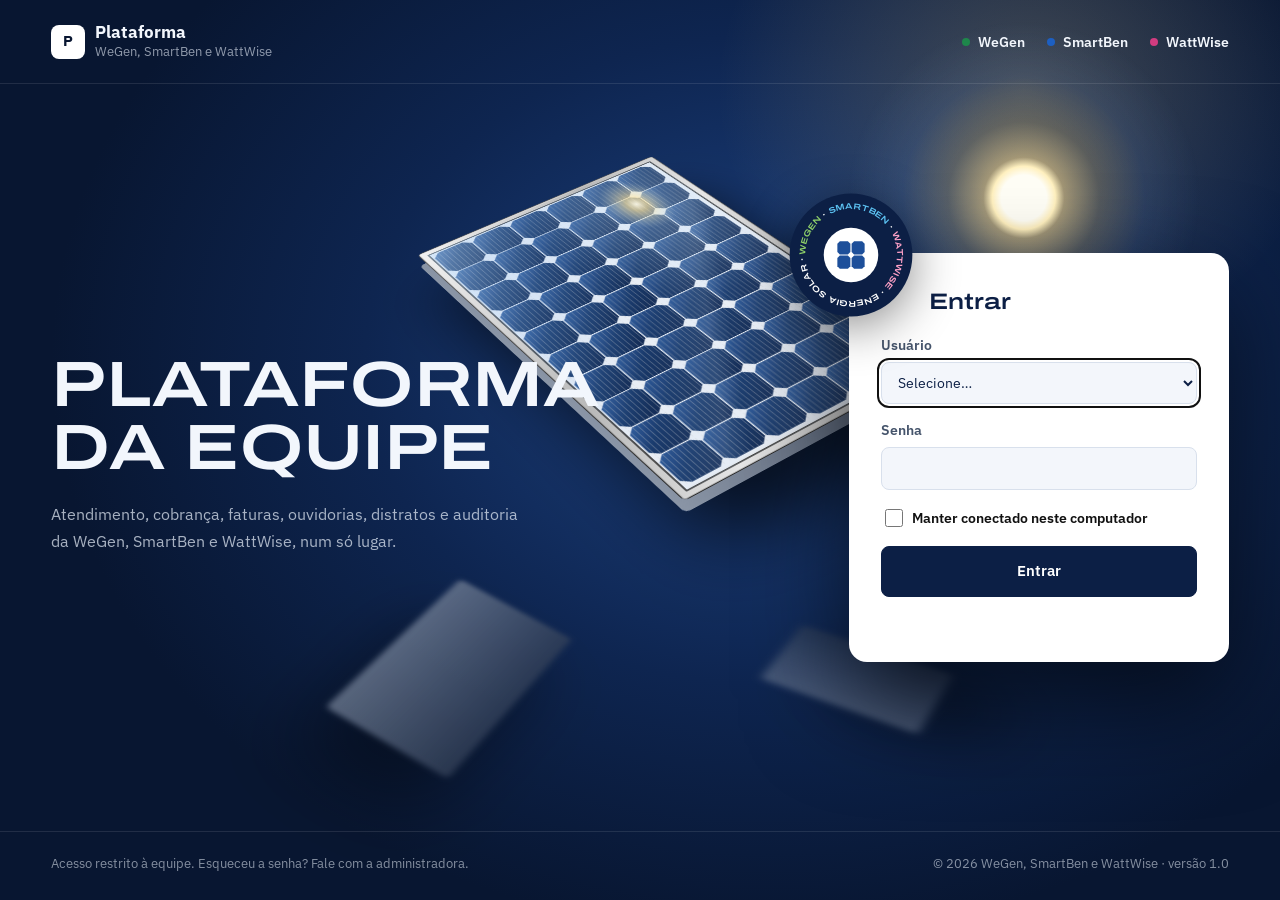
<file: index.html>
<!DOCTYPE html>
<html lang="pt-BR">
<head>
  <meta charset="utf-8">
  <meta name="viewport" content="width=device-width,initial-scale=1,viewport-fit=cover">
  <meta name="robots" content="noindex,nofollow">
  <title>Plataforma · WeGen, SmartBen e WattWise</title>
  <meta name="description" content="Atendimento, cobrança, faturas, ouvidorias, distratos e auditoria das cooperativas de energia solar WeGen, SmartBen e WattWise.">
  <meta name="theme-color" content="#081631">
  <link rel="icon" href="icone.svg" type="image/svg+xml">
  <link rel="apple-touch-icon" href="icone.svg">
  <link rel="manifest" href="manifest.webmanifest">
  <link rel="stylesheet" href="kit/plataforma.css?v=27">
</head>
<body>
  <div id="plataforma"></div>
  <script src="kit/plataforma.js?v=37"></script>
  <script>
  /* Portal único: um login e um menu com todas as páginas.
     Cada página continua no próprio repositório; aqui só fica o acesso. */
  (function () {
    var R = 'danielamotaxp-code/';
    Plataforma.iniciar({
      id: 'plataforma',
      nome: 'Plataforma',
      subtitulo: 'WeGen, SmartBen e WattWise',
      tituloLogin: 'Plataforma da equipe',
      fraseLogin: 'Atendimento, cobrança, faturas, ouvidorias, distratos e auditoria da WeGen, SmartBen e WattWise, num só lugar.',
      rodape: '© 2026 WeGen, SmartBen e WattWise · versão 1.0',
      registroAcessos: 'registros/acessos',
      novidades: [
        ['11/11/2026', 'Nova página: Comercial WattWise, para as mensagens do atendimento comercial.'],
        ['11/11/2026', 'Visual novo em azul-marinho, com o sol e a placa solar em destaque e detalhes na cor de cada empresa.'],
        ['10/11/2026', 'Plataforma única: um login, menu lateral e todas as páginas no mesmo lugar.'],
        ['10/11/2026', 'Cobrança: a planilha de inadimplentes é atualizada direto no Google, pelo link.'],
        ['10/11/2026', 'Central de Atendimento: mensagens da WattWise pelo documento de 16/04/26 e assinatura com WhatsApp em todas as empresas.']
      ],
      letra: 'P',
      cor: '#111111',
      versao: '36',
      repoSite: R + 'central-atendimento',
      cofre: 'cofre.json',
      repoDados: R + 'central-atendimento-dados',
      usuariosIniciais: ['Daniela', 'Paula', 'Luis', 'Victor'],
      admins: ['Daniela'],
      // equipe completa: quem estiver aqui e ainda não tiver acesso é incluído quando a administradora entra (senha 102030)
      equipe: ['Daniela', 'Paula', 'Victor', 'Luis', 'Gabriela', 'Guilherme', 'Gustavo', 'Pedro', 'João', 'Ytala', 'Laura'],
      marcasLogin: ['wegen', 'smartben', 'wattwise'],
      limparAoSair: ['cd.sessao', 'aud.sessao', 'ouv_sessao', 'ouv_tok', 'ww_token', 'ww_nome'],
      modulos: [
        { id: 'atendimento', nome: 'Central de Atendimento', descricao: 'Mensagens padronizadas para os clientes', marcas: ['wegen', 'smartben', 'wattwise'],
          src: '/central-atendimento/atendimento/', repos: [R + 'central-atendimento-dados'], usuarios: ['Daniela', 'Paula', 'Luis', 'Victor'] },
        { id: 'cobranca', nome: 'Cobrança Inadimplentes', descricao: 'Mensagens de cobrança, planilhas e gateway', marcas: ['smartben', 'wegen', 'wattwise'],
          google: true, src: '/cobranca-inadimplentes/app.html', repos: [R + 'cobranca-inadimplentes', R + 'cobranca-acessos'], usuarios: ['Daniela', 'Luis', 'Paula', 'Laura', 'Guilherme', 'Victor'] },
        { id: 'faturas', nome: 'Faturas e Contratos', descricao: 'Conferência semanal de faturas e contratos', marcas: ['wattwise'],
          google: true, src: '/faturas-contratos/app.html', repos: [R + 'faturas-contratos', R + 'faturas-contratos-acessos'], usuarios: ['Daniela', 'Paula', 'Ytala'] },
        { id: 'ouvidorias', nome: 'Ouvidorias Cemig', descricao: 'Gerar, enviar e registrar ouvidorias', marcas: ['wattwise'],
          google: true, src: '/ouvidorias-cemig/app.html', repos: [R + 'ouvidorias-cemig-dados'], usuarios: ['Daniela', 'Paula', 'Pedro', 'Victor', 'Ytala'] },
        { id: 'distratos', nome: 'Central de Distratos', descricao: 'Termos de distrato a partir do D4Sign', marcas: ['wegen', 'smartben'],
          planilhas: [{ id: 'cancelamentos', nome: 'CANCELAMENTOS E AUDITORIAS', dica: 'Os termos de distrato usam os dados dessa planilha (empresa, opção e data da solicitação). Registre o cancelamento lá primeiro e depois use esta página.' }],
          alvoPlanilha: '#telaApp',
          src: '/central-distratos/app.html', repos: [R + 'central-distratos', R + 'central-distratos-dados'], usuarios: ['Daniela', 'Paula'] },
        { id: 'auditoria', nome: 'Auditoria de Injeção', descricao: 'Injeção e consumo por instalação', marcas: ['wegen', 'smartben'],
          planilhas: [{ id: 'cancelamentos', nome: 'CANCELAMENTOS E AUDITORIAS', dica: 'A lista de auditorias vem dessa planilha. Registre a auditoria lá primeiro e depois use esta página.' }],
          alvoPlanilha: '#app',
          src: '/auditoria-injecao/app.html', repos: [R + 'auditoria-dados'], usuarios: ['Daniela', 'Laura', 'Paula', 'Luis', 'Guilherme'] }
      ]
    });
  })();
  </script>
</body>
</html>
</file>
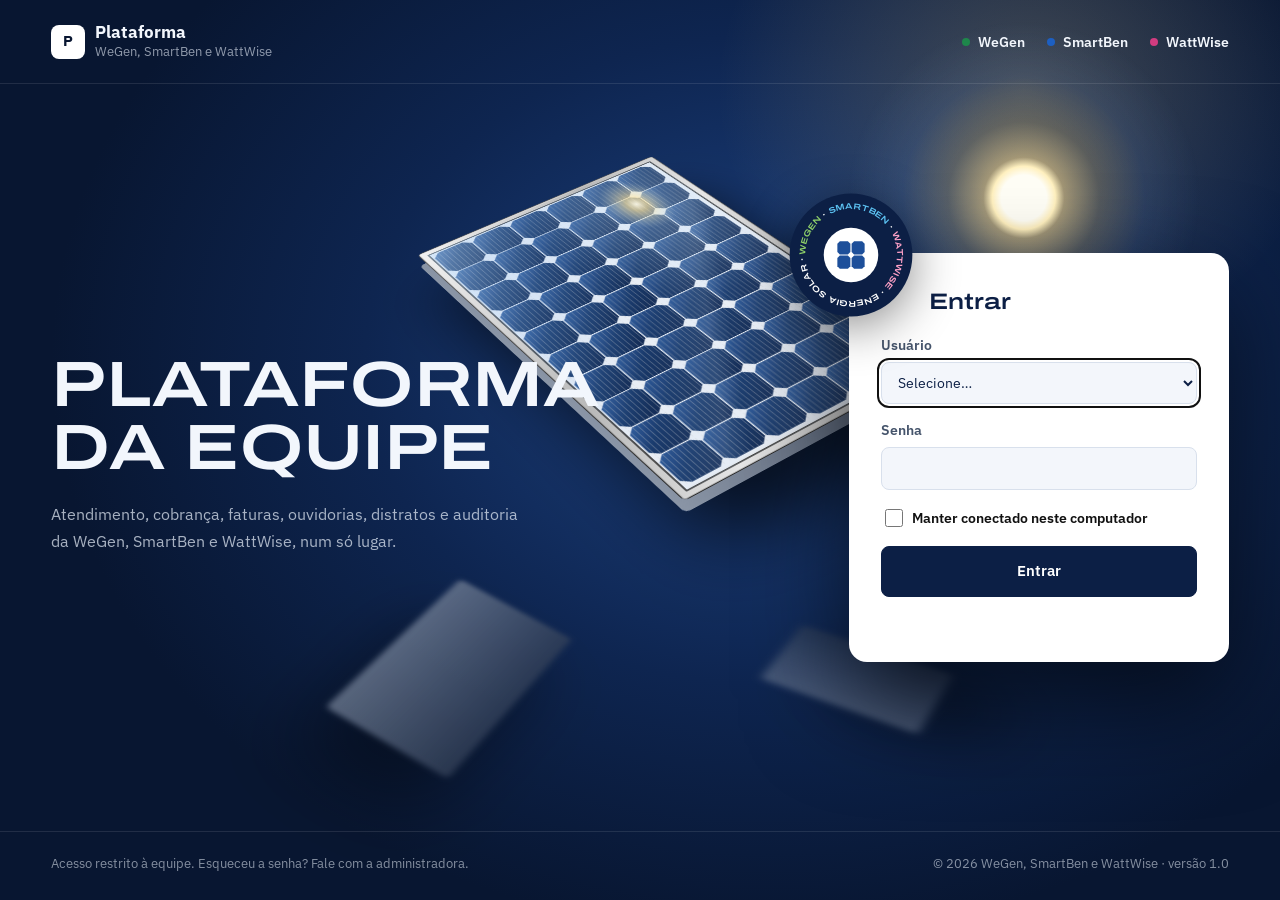
<file: novo/index.html>
<!DOCTYPE html><html lang="pt-BR"><head><meta charset="utf-8"><meta name="robots" content="noindex,nofollow"><title>Central de Atendimento</title>
<script>location.replace('../#atendimento');</script><meta http-equiv="refresh" content="0;url=../#atendimento"></head><body></body></html>
</file>
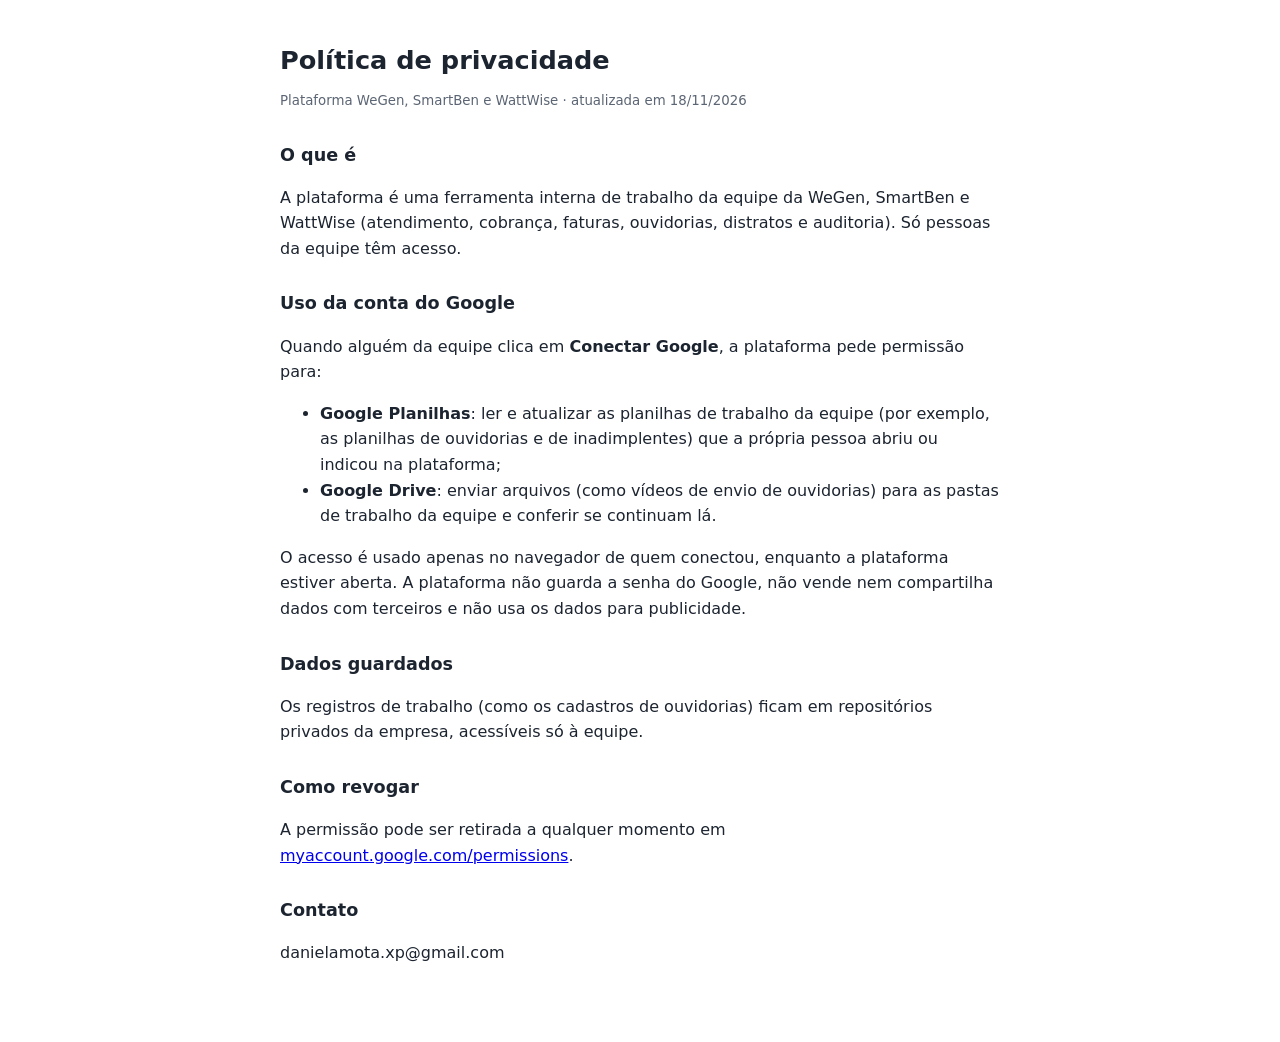
<file: privacidade.html>
<!DOCTYPE html>
<html lang="pt-BR">
<head>
<meta charset="utf-8">
<meta name="viewport" content="width=device-width, initial-scale=1">
<title>Política de privacidade – Plataforma WeGen, SmartBen e WattWise</title>
<style>
  body { font-family: system-ui, -apple-system, "Segoe UI", sans-serif; color: #1c2430; background: #fff; margin: 0; }
  main { max-width: 720px; margin: 0 auto; padding: 40px 22px 60px; line-height: 1.6; }
  h1 { font-size: 1.6rem; margin: 0 0 6px; }
  h2 { font-size: 1.1rem; margin: 28px 0 6px; }
  p, li { font-size: 1rem; }
  small { color: #5b6573; }
</style>
</head>
<body>
<main>
  <h1>Política de privacidade</h1>
  <small>Plataforma WeGen, SmartBen e WattWise · atualizada em 18/11/2026</small>

  <h2>O que é</h2>
  <p>A plataforma é uma ferramenta interna de trabalho da equipe da WeGen, SmartBen e WattWise (atendimento, cobrança, faturas, ouvidorias, distratos e auditoria). Só pessoas da equipe têm acesso.</p>

  <h2>Uso da conta do Google</h2>
  <p>Quando alguém da equipe clica em <b>Conectar Google</b>, a plataforma pede permissão para:</p>
  <ul>
    <li><b>Google Planilhas</b>: ler e atualizar as planilhas de trabalho da equipe (por exemplo, as planilhas de ouvidorias e de inadimplentes) que a própria pessoa abriu ou indicou na plataforma;</li>
    <li><b>Google Drive</b>: enviar arquivos (como vídeos de envio de ouvidorias) para as pastas de trabalho da equipe e conferir se continuam lá.</li>
  </ul>
  <p>O acesso é usado apenas no navegador de quem conectou, enquanto a plataforma estiver aberta. A plataforma não guarda a senha do Google, não vende nem compartilha dados com terceiros e não usa os dados para publicidade.</p>

  <h2>Dados guardados</h2>
  <p>Os registros de trabalho (como os cadastros de ouvidorias) ficam em repositórios privados da empresa, acessíveis só à equipe.</p>

  <h2>Como revogar</h2>
  <p>A permissão pode ser retirada a qualquer momento em <a href="https://myaccount.google.com/permissions">myaccount.google.com/permissions</a>.</p>

  <h2>Contato</h2>
  <p>danielamota.xp@gmail.com</p>
</main>
</body>
</html>
</file>
<file: kit/plataforma.css>
@import url("https://fonts.googleapis.com/css2?family=Archivo:wdth,wght@125,500;125,600;125,700&family=IBM+Plex+Sans:wght@400;500;600;700&display=swap");
/* Plataforma — visual comum a todas as plataformas (padrão WattWise).
   Cada plataforma muda só o nome, a letra da marca e a cor de destaque (--cor). */
:root {
  --cor: #1f4e79;
  --cor-forte: color-mix(in srgb, var(--cor) 80%, #000);
  --cor-suave: color-mix(in srgb, var(--cor) 12%, var(--cartao));
  --cor-texto: #fff;
  --fundo: #f5f5f5;
  --cartao: #ffffff;
  --afundado: #efefef;
  --borda: #e4e4e4;
  --texto: #111111;
  --texto-2: #4a4a4a;
  --texto-3: #7a7a7a;
  --ok: #2e7d4f;
  --ok-suave: #e7f4ec;
  --erro: #b3261e;
  --erro-suave: #fbeceb;
  --aviso: #8a5a00;
  --aviso-suave: #fff4d6;
  --raio: 10px;
  --sombra: 0 18px 50px rgba(20, 30, 50, .12);
  --f: "IBM Plex Sans", "Segoe UI", system-ui, -apple-system, sans-serif;
  --f-larga: "Archivo", "IBM Plex Sans", system-ui, sans-serif;
  --f-mono: ui-monospace, "Cascadia Mono", Menlo, monospace;
  color-scheme: light;
}
:root[data-tema="escuro"] {
  --fundo: #12161b; --cartao: #1a2027; --afundado: #222a33; --borda: #2e3843;
  --texto: #e6ebf0; --texto-2: #b2bdc9; --texto-3: #8693a1;
  --cor-forte: color-mix(in srgb, var(--cor) 70%, #fff);
  --ok: #7fd09a; --ok-suave: #173022; --erro: #ff8f86; --erro-suave: #3b1d1b;
  --aviso: #ffd27a; --aviso-suave: #3a2e12;
  --sombra: 0 18px 50px rgba(0, 0, 0, .45);
  color-scheme: dark;
}
@media (prefers-color-scheme: dark) {
  :root:not([data-tema="claro"]):not([data-tema="escuro"]) {
    --fundo: #12161b; --cartao: #1a2027; --afundado: #222a33; --borda: #2e3843;
    --texto: #e6ebf0; --texto-2: #b2bdc9; --texto-3: #8693a1;
    --cor-forte: color-mix(in srgb, var(--cor) 70%, #fff);
    --ok: #7fd09a; --ok-suave: #173022; --erro: #ff8f86; --erro-suave: #3b1d1b;
    --aviso: #ffd27a; --aviso-suave: #3a2e12;
    --sombra: 0 18px 50px rgba(0, 0, 0, .45);
    color-scheme: dark;
  }
}

* { box-sizing: border-box; }
html, body { margin: 0; }
body { min-height: 100vh; background: var(--fundo); color: var(--texto); font: 15px/1.5 var(--f); }
button, input, select, textarea { font: inherit; color: inherit; }
button { cursor: pointer; }
[hidden] { display: none !important; }
:focus-visible { outline: 2px solid var(--cor); outline-offset: 2px; }
a { color: var(--cor-forte); }

/* marca */
.p-marca { display: flex; align-items: center; gap: 10px; min-width: 0; }
.p-marca-logo { flex: none; width: 34px; height: 34px; border-radius: 8px; background: var(--cor); color: var(--cor-texto); display: grid; place-items: center; font-weight: 700; }
.p-marca strong { display: block; font-size: 1.05rem; line-height: 1.2; }
.p-marca small { display: block; color: var(--texto-3); font-size: .8rem; }

/* login e configuração inicial */
.p-login { min-height: 100vh; display: grid; place-items: center; padding: 24px; }
.p-login-card { width: 100%; max-width: 380px; background: var(--cartao); border: 1px solid var(--borda); border-radius: 14px; padding: 28px; display: grid; gap: 16px; box-shadow: var(--sombra); }
.p-login-card.largo { max-width: 560px; }
.p-check { display: flex !important; flex-direction: row !important; align-items: center; gap: 8px; color: var(--texto) !important; font-size: .9rem; }
.p-check input { width: 18px; height: 18px; accent-color: var(--cor); }

/* formulários */
.p-campo { display: grid; gap: 6px; font-size: .88rem; color: var(--texto-2); font-weight: 600; }
.p-campo input, .p-campo select, .p-campo textarea, .p-entrada {
  border: 1px solid var(--borda); border-radius: 8px; padding: 10px 12px; background: var(--fundo); color: var(--texto); font-weight: 400; width: 100%; }
.p-campo textarea { min-height: 110px; resize: vertical; line-height: 1.5; }
.p-ajuda { color: var(--texto-2); font-size: .9rem; margin: 0; line-height: 1.5; }
.p-erro { color: var(--erro); min-height: 1.2em; margin: 0; font-size: .9rem; font-weight: 600; }
.p-ok { color: var(--ok); font-size: .9rem; font-weight: 600; margin: 0; }

/* botões */
.btn { border: 1px solid var(--borda); background: var(--cartao); color: var(--texto); padding: 9px 15px; border-radius: 8px; font-weight: 600; text-decoration: none; display: inline-flex; align-items: center; justify-content: center; gap: 6px; }
.btn:hover { border-color: var(--cor); }
.btn:disabled { opacity: .6; cursor: wait; }
.btn-primario { background: var(--cor); border-color: var(--cor); color: var(--cor-texto); }
.btn-primario:hover { background: var(--cor-forte); border-color: var(--cor-forte); }
.btn-perigo { color: var(--erro); }
.btn-perigo:hover { border-color: var(--erro); }
.btn-link { border: 0; background: none; color: var(--texto-2); padding: 6px 8px; font-weight: 600; }
.btn-link:hover { color: var(--cor-forte); }
.btn-peq { padding: 5px 11px; font-size: .85rem; }

/* topo */
.p-topo { position: sticky; top: 0; z-index: 20; background: var(--cartao); border-bottom: 1px solid var(--borda);
  display: flex; justify-content: space-between; align-items: center; gap: 12px; flex-wrap: wrap;
  padding: 12px max(20px, calc((100% - 1180px) / 2)); }
.p-usuario { display: flex; gap: 4px; align-items: center; color: var(--texto-2); flex-wrap: wrap; }
.p-nome { font-weight: 600; color: var(--texto); padding: 0 6px; display: inline-flex; align-items: center; gap: 6px; }
.p-papel { font-size: .7rem; font-weight: 700; letter-spacing: .05em; text-transform: uppercase; background: var(--cor-suave); color: var(--cor-forte); border-radius: 4px; padding: 1px 6px; }

/* abas */
.p-abas { display: flex; gap: 4px; padding: 0 max(20px, calc((100% - 1180px) / 2)); border-bottom: 1px solid var(--borda); background: var(--cartao); overflow-x: auto; }
.p-abas button { border: 0; background: none; padding: 12px 16px; color: var(--texto-2); font-weight: 600; border-bottom: 3px solid transparent; white-space: nowrap; }
.p-abas button[aria-selected="true"] { color: var(--cor-forte); border-bottom-color: var(--cor); }

/* avisos */
.p-faixa { max-width: 1180px; margin: 14px auto 0; padding: 10px 14px; border-radius: 8px; font-size: .92rem; display: flex; gap: 10px; align-items: center; flex-wrap: wrap; }
.p-faixa.aviso { background: var(--aviso-suave); color: var(--aviso); }
.p-faixa.erro { background: var(--erro-suave); color: var(--erro); }
.p-faixa.ok { background: var(--ok-suave); color: var(--ok); }
.p-faixas { padding: 0 max(20px, calc((100% - 1180px) / 2)); }
.p-toast { position: fixed; left: 50%; bottom: 22px; transform: translateX(-50%); z-index: 90; background: var(--texto); color: var(--cartao); padding: 10px 16px; border-radius: 8px; font-weight: 600; box-shadow: var(--sombra); max-width: calc(100vw - 32px); }
.p-toast.erro { background: var(--erro); color: #fff; }

/* gaveta (Minha conta / Administração) */
.p-veu { position: fixed; inset: 0; z-index: 60; background: rgba(10, 15, 25, .35); }
.p-gaveta { position: fixed; top: 0; right: 0; bottom: 0; z-index: 61; width: min(560px, 100vw); background: var(--fundo); border-left: 1px solid var(--borda); box-shadow: var(--sombra); display: flex; flex-direction: column; }
.p-gaveta-topo { display: flex; justify-content: space-between; align-items: center; padding: 16px 20px; background: var(--cartao); border-bottom: 1px solid var(--borda); }
.p-gaveta-topo h2 { margin: 0; font-size: 1.15rem; }
.p-gaveta-corpo { overflow-y: auto; padding: 18px 20px 40px; display: grid; gap: 16px; align-content: start; }
.p-bloco { background: var(--cartao); border: 1px solid var(--borda); border-radius: var(--raio); padding: 16px; display: grid; gap: 12px; }
.p-bloco h3 { margin: 0; font-size: 1rem; }
.p-linha { display: flex; gap: 8px; flex-wrap: wrap; align-items: center; }
.p-linha > .p-entrada { flex: 1 1 200px; width: auto; }
.p-seg { display: inline-flex; background: var(--afundado); border-radius: 999px; padding: 3px; gap: 2px; }
.p-seg button { border: 0; background: transparent; padding: 5px 13px; border-radius: 999px; font-weight: 600; color: var(--texto-2); font-size: .9rem; }
.p-seg button[aria-pressed="true"] { background: var(--cartao); color: var(--cor-forte); box-shadow: 0 1px 2px rgba(0, 0, 0, .15); }

/* lista de usuários */
.p-usuarios { display: grid; gap: 8px; }
.p-usuario-item { display: flex; gap: 8px; align-items: center; flex-wrap: wrap; border: 1px solid var(--borda); border-radius: 8px; padding: 8px 10px; background: var(--fundo); }
.p-usuario-item strong { flex: 1 1 120px; }
.p-usuario-item select { border: 1px solid var(--borda); border-radius: 6px; padding: 5px 8px; background: var(--cartao); }
.p-dica { color: var(--texto-3); font-size: .82rem; }

.p-spinner { display: inline-block; width: 14px; height: 14px; border: 2px solid currentColor; border-right-color: transparent; border-radius: 50%; animation: p-gira .8s linear infinite; vertical-align: -2px; }
@keyframes p-gira { to { transform: rotate(360deg); } }
@media (prefers-reduced-motion: reduce) { .p-spinner { animation-duration: 2.4s; } }
@media (max-width: 640px) { .p-topo { padding: 10px 14px; } .p-usuario .btn-link { padding: 6px 5px; } }
.p-check input { width: 18px !important; flex: none; padding: 0; }

/* banner de cada empresa (WeGen verde, SmartBen azul, WattWise rosa) */
.p-banner { position: relative; overflow: hidden; border-radius: 14px; min-height: 132px; color: #fff; display: flex; align-items: center; isolation: isolate; box-shadow: 0 10px 30px color-mix(in srgb, var(--marca) 28%, transparent); }
.p-banner-arte { position: absolute; inset: 0; width: 100%; height: 100%; z-index: -1; }
.p-banner-texto { padding: 20px 24px; display: grid; gap: 4px; max-width: min(62%, 560px); text-shadow: 0 1px 2px rgba(0, 0, 0, .18); }
.p-banner-texto strong { font-size: clamp(1.6rem, 3.2vw, 2.2rem); line-height: 1.05; letter-spacing: -.02em; font-weight: 800; }
.p-banner-texto > span { font-size: .95rem; opacity: .95; font-weight: 500; }
.p-banner-zap { display: flex; flex-wrap: wrap; gap: 6px; margin-top: 8px; }
.p-banner-zap span { background: rgba(255, 255, 255, .2); border: 1px solid rgba(255, 255, 255, .35); border-radius: 999px; padding: 3px 10px; font-size: .8rem; font-weight: 600; text-shadow: none; backdrop-filter: blur(2px); }
@media (max-width: 640px) { .p-banner-texto { max-width: 100%; padding: 16px 18px; } .p-banner { min-height: 150px; } }

/* ===== portal: menu lateral ===== */
.p-portal { display: grid; grid-template-columns: 260px minmax(0, 1fr); height: 100vh; height: 100dvh; }
.p-lateral { background: var(--cartao); border-right: 1px solid var(--borda); display: flex; flex-direction: column; min-height: 0; }
.p-lateral-topo { padding: 16px 16px 12px; border-bottom: 1px solid var(--borda); }
.p-menu { flex: 1; overflow-y: auto; padding: 10px 8px; display: flex; flex-direction: column; gap: 2px; }
.p-menu-item { display: flex; gap: 10px; align-items: center; padding: 9px 10px; border-radius: 8px; color: var(--texto); text-decoration: none; font-weight: 600; font-size: .93rem; }
.p-menu-item small { display: block; font-weight: 500; font-size: .74rem; color: var(--texto-3); }
.p-menu-item:hover { background: var(--afundado); }
.p-menu-item.ativo { background: var(--cor-suave); color: var(--cor-forte); box-shadow: inset 3px 0 0 var(--cor); }
.p-ponto { flex: none; width: 12px; height: 12px; border-radius: 4px; }
.p-lateral-pe { border-top: 1px solid var(--borda); padding: 10px 12px 14px; display: flex; flex-wrap: wrap; gap: 2px 4px; align-items: center; }
.p-lateral-pe .p-nome { width: 100%; padding: 0 8px 4px; }
.p-principal { display: flex; flex-direction: column; min-width: 0; min-height: 0; }
.p-mod-topo { display: flex; align-items: center; gap: 12px; padding: 12px 20px; border-bottom: 1px solid var(--borda); background: var(--cartao); min-height: 64px; }
.p-mod-topo.colorido { color: #fff; border-bottom: 0; text-shadow: 0 1px 2px rgba(0, 0, 0, .15); }
.p-mod-titulo { flex: 1; min-width: 0; }
.p-mod-titulo strong { display: block; font-size: 1.12rem; line-height: 1.2; }
.p-mod-titulo small { display: block; font-size: .8rem; opacity: .85; white-space: nowrap; overflow: hidden; text-overflow: ellipsis; }
.p-mod-acoes { display: flex; gap: 6px; flex-wrap: wrap; }
.p-mod-topo.colorido .btn { background: rgba(255, 255, 255, .18); border-color: rgba(255, 255, 255, .4); color: #fff; text-shadow: none; }
.p-mod-topo.colorido .btn:hover { background: rgba(255, 255, 255, .3); }
.p-menu-btn { display: none; }
.p-portal .p-faixas { padding: 0 16px; }
.p-portal .p-faixa { margin: 10px 0 0; max-width: none; }
.p-portal-conteudo { flex: 1; min-height: 0; position: relative; overflow: auto; }
.p-quadro { position: absolute; inset: 0; width: 100%; height: 100%; border: 0; background: var(--fundo); }
.p-inicio { max-width: 1100px; margin: 0 auto; padding: 28px 24px 60px; display: grid; gap: 14px; }
.p-inicio h1 { margin: 0; font-size: 1.7rem; letter-spacing: -.01em; }
.p-inicio-sub { margin: 18px 0 0; font-size: 1.05rem; }
.p-cartoes { display: grid; grid-template-columns: repeat(auto-fill, minmax(240px, 1fr)); gap: 12px; }
.p-cartao { position: relative; overflow: hidden; background: var(--cartao); border: 1px solid var(--borda); border-radius: 12px; padding: 22px 16px 16px; text-decoration: none; color: var(--texto); display: grid; gap: 4px; transition: transform .15s, box-shadow .15s; }
.p-cartao:hover { transform: translateY(-2px); box-shadow: var(--sombra); border-color: var(--c1); }
.p-cartao-faixa { position: absolute; inset: 0 0 auto; height: 6px; background: linear-gradient(90deg, var(--c1), var(--c2)); }
.p-cartao strong { font-size: 1.05rem; }
.p-cartao small { color: var(--c1); font-weight: 600; font-size: .82rem; margin-top: 4px; }
.p-cartao .p-ajuda { font-size: .87rem; }
.p-marcas-grade { display: grid; grid-template-columns: repeat(auto-fit, minmax(300px, 1fr)); gap: 12px; }
.p-marcas-grade .p-banner-texto { max-width: 78%; }
.p-marcas-grade .p-banner-arte, .p-login-marcas .p-banner-arte { left: 30%; width: 70%; }
.p-marcas-grade .p-banner-texto strong { font-size: 1.5rem; }
.p-banner.compacto { min-height: 72px; border-radius: 10px; box-shadow: none; }
.p-banner.compacto .p-banner-texto { padding: 10px 16px; gap: 2px; }
.p-banner.compacto .p-banner-texto strong { font-size: 1.15rem; }
.p-banner.compacto .p-banner-texto > span { font-size: .78rem; }
.p-banner.compacto .p-banner-zap { margin-top: 4px; }
.p-login-marcas { position: fixed; inset: 0 0 auto; display: grid; grid-template-columns: repeat(auto-fit, minmax(240px, 1fr)); gap: 0; z-index: 0; }
.p-login-marcas .p-banner { border-radius: 0; min-height: 96px; }
.p-login { position: relative; }
.p-login-card { position: relative; z-index: 1; }
.p-chips { display: flex; flex-wrap: wrap; gap: 4px; width: 100%; }
.p-chip { display: inline-flex; align-items: center; gap: 5px; font-size: .78rem; font-weight: 600; border: 1px solid var(--borda); background: var(--cartao); border-radius: 999px; padding: 2px 9px 2px 6px; cursor: pointer; }
.p-chip input { width: 14px; height: 14px; accent-color: var(--cor); margin: 0; }
.p-chip.fixo { opacity: .7; cursor: default; }
.p-novo { display: grid; gap: 8px; }
html.p-modulo body { background: var(--fundo); }
html.p-modulo .p-topo { display: none; }
@media (max-width: 860px) {
  .p-portal { grid-template-columns: minmax(0, 1fr); }
  .p-lateral { position: fixed; inset: 0 auto 0 0; width: min(290px, 86vw); z-index: 70; transform: translateX(-102%); transition: transform .2s; box-shadow: var(--sombra); }
  html.p-menu-aberto .p-lateral { transform: none; }
  html.p-menu-aberto .p-veu-menu { display: block !important; position: fixed; inset: 0; z-index: 69; background: rgba(10, 15, 25, .35); }
  .p-menu-btn { display: inline-flex; }
  .p-mod-topo { padding: 10px 12px; }
  .p-login-marcas { position: static; }
  .p-login { align-content: start; }
}

/* ===== rodapé do menu ===== */
.p-eu { display: flex; align-items: center; gap: 10px; width: 100%; padding: 0 6px 6px; }
.p-avatar { width: 32px; height: 32px; border-radius: 50%; background: var(--cor); color: #fff; display: grid; place-items: center; font-weight: 700; flex: none; }
.p-eu .p-nome { padding: 0; width: auto; }
.p-versao { width: 100%; margin: 8px 6px 0; font-size: .75rem; color: var(--texto-3); }
a.btn-link { text-decoration: none; }

/* ===== textos (ajuda) ===== */
.p-texto { max-width: 46rem; }
.p-texto h2 { margin: 22px 0 0; font-size: 1.08rem; }
.p-texto p { margin: 0; line-height: 1.6; color: var(--texto-2); }
.p-dl { margin: 0; display: grid; grid-template-columns: minmax(180px, auto) 1fr; gap: 8px 18px; }
.p-dl dt { font-weight: 600; } .p-dl dd { margin: 0; color: var(--texto-2); }
.p-novidades { margin: 0; padding-left: 18px; color: var(--texto-2); display: grid; gap: 6px; }
.p-novidades time { font-weight: 600; color: var(--texto); font-variant-numeric: tabular-nums; margin-right: 6px; }

/* ===== tabela ===== */
.p-tabela-rolagem { overflow-x: auto; }
.p-tabela { width: 100%; border-collapse: collapse; font-size: .88rem; }
.p-tabela th, .p-tabela td { text-align: left; padding: 8px 10px; border-bottom: 1px solid var(--borda); vertical-align: top; }
.p-tabela thead th { font-weight: 600; color: var(--texto-2); background: var(--afundado); }
.p-tabela tbody th { font-weight: 600; }
.p-tabela .num { text-align: right; font-variant-numeric: tabular-nums; }
.p-gaveta.largo { width: min(760px, 100vw); }

/* carregando */
.p-carregando { min-height: 100vh; display: grid; place-items: center; color: var(--texto-3); }

.p-cartao strong { font-size: 1.05rem; }
.p-cartao small { color: var(--c1); font-weight: 600; font-size: .82rem; margin-top: 4px; }
.p-cartao .p-ajuda { font-size: .87rem; }
.p-marcas-grade { display: grid; grid-template-columns: repeat(auto-fit, minmax(300px, 1fr)); gap: 12px; }
.p-marcas-grade .p-banner-texto { max-width: 78%; }
.p-marcas-grade .p-banner-arte, .p-login-marcas .p-banner-arte { left: 30%; width: 70%; }
.p-marcas-grade .p-banner-texto strong { font-size: 1.5rem; }
.p-banner.compacto { min-height: 72px; border-radius: 10px; box-shadow: none; }
.p-banner.compacto .p-banner-texto { padding: 10px 16px; gap: 2px; }
.p-banner.compacto .p-banner-texto strong { font-size: 1.15rem; }
.p-banner.compacto .p-banner-texto > span { font-size: .78rem; }
.p-banner.compacto .p-banner-zap { margin-top: 4px; }
.p-login-marcas { position: fixed; inset: 0 0 auto; display: grid; grid-template-columns: repeat(auto-fit, minmax(240px, 1fr)); gap: 0; z-index: 0; }
.p-login-marcas .p-banner { border-radius: 0; min-height: 96px; }
.p-login { position: relative; }
.p-login-card { position: relative; z-index: 1; }
.p-chips { display: flex; flex-wrap: wrap; gap: 4px; width: 100%; }
.p-chip { display: inline-flex; align-items: center; gap: 5px; font-size: .78rem; font-weight: 600; border: 1px solid var(--borda); background: var(--cartao); border-radius: 999px; padding: 2px 9px 2px 6px; cursor: pointer; }
.p-chip input { width: 14px; height: 14px; accent-color: var(--cor); margin: 0; }
.p-chip.fixo { opacity: .7; cursor: default; }
.p-novo { display: grid; gap: 8px; }
html.p-modulo body { background: var(--fundo); }
html.p-modulo .p-topo { display: none; }
@media (max-width: 860px) {
  .p-portal { grid-template-columns: minmax(0, 1fr); }
  .p-lateral { position: fixed; inset: 0 auto 0 0; width: min(290px, 86vw); z-index: 70; transform: translateX(-102%); transition: transform .2s; box-shadow: var(--sombra); }
  html.p-menu-aberto .p-lateral { transform: none; }
  html.p-menu-aberto .p-veu-menu { display: block !important; position: fixed; inset: 0; z-index: 69; background: rgba(10, 15, 25, .35); }
  .p-menu-btn { display: inline-flex; }
  .p-mod-topo { padding: 10px 12px; }
  .p-login-marcas { position: static; }
  .p-login { align-content: start; }
}

/* ===== rodapé do menu ===== */
.p-eu { display: flex; align-items: center; gap: 10px; width: 100%; padding: 0 6px 6px; }
.p-avatar { width: 32px; height: 32px; border-radius: 50%; background: var(--cor); color: #fff; display: grid; place-items: center; font-weight: 700; flex: none; }
.p-eu .p-nome { padding: 0; width: auto; }
.p-versao { width: 100%; margin: 8px 6px 0; font-size: .75rem; color: var(--texto-3); }
a.btn-link { text-decoration: none; }

/* ===== textos (ajuda) ===== */
.p-texto { max-width: 46rem; }
.p-texto h2 { margin: 22px 0 0; font-size: 1.08rem; }
.p-texto p { margin: 0; line-height: 1.6; color: var(--texto-2); }
.p-dl { margin: 0; display: grid; grid-template-columns: minmax(180px, auto) 1fr; gap: 8px 18px; }
.p-dl dt { font-weight: 600; } .p-dl dd { margin: 0; color: var(--texto-2); }
.p-novidades { margin: 0; padding-left: 18px; color: var(--texto-2); display: grid; gap: 6px; }
.p-novidades time { font-weight: 600; color: var(--texto); font-variant-numeric: tabular-nums; margin-right: 6px; }

/* ===== tabela ===== */
.p-tabela-rolagem { overflow-x: auto; }
.p-tabela { width: 100%; border-collapse: collapse; font-size: .88rem; }
.p-tabela th, .p-tabela td { text-align: left; padding: 8px 10px; border-bottom: 1px solid var(--borda); vertical-align: top; }
.p-tabela thead th { font-weight: 600; color: var(--texto-2); background: var(--afundado); }
.p-tabela tbody th { font-weight: 600; }
.p-tabela .num { text-align: right; font-variant-numeric: tabular-nums; }
.p-gaveta.largo { width: min(760px, 100vw); }

/* carregando */
.p-carregando { min-height: 100vh; display: grid; place-items: center; color: var(--texto-3); }

/* ===== menu lateral escuro ===== */
.p-lateral { background: #121a24; border-right-color: #1f2a37; color: #e6ebf0; }
.p-lateral-topo { border-bottom-color: #1f2a37; }
.p-lateral .p-marca small, .p-menu-item small { color: #8a97a6; }
.p-lateral .p-marca-logo { background: #f7c74d; color: #1c2733; }
.p-menu-item { color: #d6dde5; }
.p-menu-item:hover { background: #1b2531; }
.p-menu-item.ativo { background: #1f2b39; color: #fff; box-shadow: inset 3px 0 0 var(--cor); }
.p-lateral-pe { border-top-color: #1f2a37; }
.p-lateral .p-nome { color: #fff; }
.p-lateral .btn-link { color: #aeb9c5; }
.p-lateral .btn-link:hover { color: #fff; }
.p-lateral .p-papel { background: rgba(247, 199, 77, .16); color: #f7c74d; }
.p-lateral .p-versao { color: #6f7c8b; }
.p-cartao strong { font-family: var(--f-larga); font-stretch: 112%; font-weight: 600; }

/* contatos das empresas (Início e Ajuda) */
.p-marcas { list-style: none; margin: 8px 0 0; padding: 0; display: grid; gap: 8px; grid-template-columns: repeat(auto-fit, minmax(240px, 1fr)); }
.p-marcas li { display: flex; flex-direction: column; gap: 2px; padding: 12px 16px; background: var(--cartao); border: 1px solid var(--borda); border-left: 4px solid var(--m); border-radius: 0 10px 10px 0; }
.p-marcas li strong { color: var(--m); font-family: var(--f-larga); font-stretch: 112%; font-weight: 600; }
.p-marcas li span { color: var(--texto-2); font-size: .9rem; font-variant-numeric: tabular-nums; }
@media (max-width: 860px) { .p-selo { width: 96px; height: 96px; left: auto; right: -14px; top: -52px; } .p-login-cena .p-login-card::before { padding-left: 0; } }

/* ===== preto e branco, com a placa solar em destaque ===== */
.p-login-cena { position: relative; isolation: isolate; overflow: hidden; color: #f2f6fc; padding: 0; background: #081631;
  display: grid; grid-template-columns: minmax(0, 1fr) minmax(320px, 400px); grid-template-rows: auto 1fr auto;
  grid-template-areas: "topo topo" "titulo card" "faixa faixa"; gap: 0 clamp(24px, 5vw, 80px); min-height: 100vh; min-height: 100dvh; place-items: stretch; }
.p-login-cena::before { content: ""; position: absolute; inset: 0; z-index: -2;
  background: radial-gradient(40% 50% at 80% 10%, rgba(255, 214, 120, .22) 0%, rgba(255, 214, 120, 0) 60%), radial-gradient(70% 80% at 60% 40%, #1d4384 0%, #0e2550 45%, #081631 80%),
    repeating-linear-gradient(90deg, rgba(255, 255, 255, .025) 0 1px, transparent 1px 96px), repeating-linear-gradient(0deg, rgba(255, 255, 255, .025) 0 1px, transparent 1px 96px); background-blend-mode: normal; }
.p-palco { position: absolute; inset: 0; z-index: -1; pointer-events: none; perspective: 1400px; }
.p-placa { position: absolute; display: block; width: var(--w); aspect-ratio: 1053 / 1697; transform-style: preserve-3d;
  transform: translate3d(calc(var(--px, 0) * var(--d) * -70px), calc(var(--py, 0) * var(--d) * -50px), 0) rotateX(var(--rx)) rotateZ(var(--rz)) rotateY(calc(var(--ry) + var(--px, 0) * 10deg));
  transition: transform .6s cubic-bezier(.2, .7, .2, 1); }
.p-placa i { position: absolute; inset: 0; background: url("placa-solar.svg?v=12") center / 100% 100% no-repeat; border-radius: 6px; transform: translateZ(0); }
.p-placa b { position: absolute; inset: 0; border-radius: 6px; background: linear-gradient(90deg, #8a95a6, #3a4558); transform: translateZ(-14px); box-shadow: 0 60px 80px rgba(0, 0, 0, .7); }
.p-placa.p1 { --w: clamp(240px, 24vw, 380px); --d: 1; --rx: 52deg; --rz: -34deg; --ry: -6deg; left: 40%; top: 6%; animation: p-flutuar 7s ease-in-out infinite alternate; }
.p-placa.p2 { --w: clamp(120px, 11vw, 170px); --d: .5; --rx: 58deg; --rz: 28deg; --ry: 12deg; left: 30%; top: 62%; filter: blur(3px); opacity: .6; animation: p-flutuar 9s ease-in-out -3s infinite alternate; }
.p-placa.p3 { --w: clamp(90px, 8vw, 130px); --d: .3; --rx: 60deg; --rz: -60deg; --ry: 0deg; left: 63%; top: 66%; filter: blur(5px); opacity: .45; animation: p-flutuar 11s ease-in-out -6s infinite alternate; }
@keyframes p-flutuar { from { margin-top: 0; } to { margin-top: -18px; } }
.p-cena-topo { grid-area: topo; display: flex; justify-content: space-between; align-items: center; gap: 16px; padding: 22px clamp(20px, 4vw, 56px); border-bottom: 1px solid rgba(255, 255, 255, .1); }
.p-login-cena .p-marca small { color: rgba(235, 242, 252, .6); }
.p-login-cena .p-marca-logo { background: #fff; color: #081631; }
.p-cena-marcas { display: flex; gap: 22px; font-weight: 600; font-size: .9rem; }
.p-cena-marcas span { display: inline-flex; align-items: center; gap: 8px; }
.p-cena-marcas span::before { content: ""; width: 8px; height: 8px; border-radius: 50%; background: var(--m); }
.p-cena-titulo { grid-area: titulo; align-self: end; padding: 40px 0 48px clamp(20px, 4vw, 56px); max-width: 40rem; }
.p-cena-local { margin: 0 0 16px; font-size: .9rem; color: rgba(235, 242, 252, .6); font-weight: 500; }
.p-cena-titulo h1 { margin: 0; font-family: var(--f-larga); font-stretch: 125%; font-weight: 600; text-transform: uppercase; font-size: clamp(2.2rem, 5vw, 4.4rem); line-height: .98; letter-spacing: -.01em; text-wrap: balance; }
.p-cena-titulo > p:last-child { margin: 22px 0 0; max-width: 30rem; color: rgba(235, 242, 252, .7); font-size: 1.02rem; line-height: 1.6; }
.p-login-cena .p-login-card { grid-area: card; align-self: center; justify-self: end; margin: 32px clamp(20px, 4vw, 56px) 32px 0; width: 100%; max-width: 380px;
  background: #fff; color: #0c1f45; border: 0; border-radius: 18px; box-shadow: 0 40px 100px rgba(0, 0, 0, .6); position: relative; padding: 32px; }
.p-login-cena .p-login-card .p-marca { display: none; }
.p-login-cena .p-login-card::before { content: "Entrar"; font-family: var(--f-larga); font-stretch: 125%; font-weight: 600; font-size: 1.4rem; padding-left: 48px; }
.p-login-cena .p-campo { color: #45546b; }
.p-login-cena .p-campo input, .p-login-cena .p-campo select { background: #f3f6fb; border-color: #d8e0ec; color: #0c1f45; }
.p-login-cena .p-check { color: #111 !important; }
.p-login-cena .p-check input { accent-color: #0c1f45; }
.p-login-cena .btn-primario { background: #0c1f45; border-color: #0c1f45; color: #fff; padding: 13px 15px; }
.p-login-cena .btn-primario:hover { background: #173a75; border-color: #173a75; }
.p-cena-faixa { grid-area: faixa; display: flex; justify-content: space-between; align-items: flex-end; gap: 24px; flex-wrap: wrap; padding: 22px clamp(20px, 4vw, 56px) 26px; border-top: 1px solid rgba(255, 255, 255, .1); }
.p-numeros { display: flex; gap: clamp(20px, 4vw, 56px); margin: 0; }
.p-numeros div { display: flex; flex-direction: column-reverse; gap: 2px; }
.p-numeros dd { margin: 0; font-family: var(--f-larga); font-stretch: 125%; font-weight: 600; font-size: clamp(1.6rem, 2.6vw, 2.2rem); line-height: 1; font-variant-numeric: tabular-nums; }
.p-numeros dt { font-size: .8rem; color: rgba(235, 242, 252, .6); }
.p-cena-contatos { list-style: none; margin: 0; padding: 0; display: flex; gap: 24px; flex-wrap: wrap; }
.p-cena-contatos li { display: grid; gap: 2px; padding-left: 12px; border-left: 3px solid var(--m); font-size: .82rem; }
.p-cena-contatos strong { font-size: .92rem; }
.p-cena-contatos span { color: rgba(235, 242, 252, .65); font-variant-numeric: tabular-nums; }
.p-selo { position: absolute; z-index: 2; width: 124px; height: 124px; left: -60px; top: -60px; pointer-events: none; filter: drop-shadow(0 10px 24px rgba(0, 0, 0, .45)); }
.p-selo text { font-family: var(--f-larga); font-stretch: 125%; font-weight: 600; font-size: 13.5px; fill: #fff; letter-spacing: .5px; }
.p-selo-giro { transform-origin: 100px 100px; animation: p-girar 30s linear infinite; }
@keyframes p-girar { to { transform: rotate(360deg); } }
.p-cena-titulo, .p-login-cena .p-login-card, .p-placa.p1 i { animation-fill-mode: both; }
.p-cena-titulo { animation: p-chegar .9s cubic-bezier(.2, .7, .2, 1) both; }
.p-login-cena .p-login-card { animation: p-chegar .9s .12s cubic-bezier(.2, .7, .2, 1) both; }
@keyframes p-chegar { from { opacity: 0; transform: translateY(18px); } }
@media (prefers-reduced-motion: reduce) { .p-selo-giro, .p-placa, .p-cena-titulo, .p-login-cena .p-login-card { animation: none !important; transition: none; } }
@media (max-width: 860px) {
  .p-login-cena { grid-template-columns: minmax(0, 1fr); grid-template-rows: auto minmax(260px, auto) auto auto; grid-template-areas: "topo" "titulo" "card" "faixa"; }
  .p-cena-marcas { display: none; }
  .p-cena-titulo { padding: 200px 20px 8px; align-self: end; }
  .p-login-cena .p-placa.p1 { left: 30%; top: 2%; --w: 180px; } .p-login-cena .p-placa.p2, .p-login-cena .p-placa.p3 { display: none; }
  .p-login-cena .p-login-card { justify-self: stretch; margin: 28px 20px 16px; max-width: none; width: auto; padding: 26px 22px; }
  .p-selo { width: 92px; height: 92px; left: auto; right: -10px; top: -46px; }
  .p-login-cena .p-login-card::before { padding-left: 0; }
  .p-cena-faixa { padding: 18px 20px 24px; }
}

/* Início: faixa preta com a placa */
.p-inicio-cena { position: relative; isolation: isolate; overflow: hidden; border-radius: 16px; min-height: 230px; color: #f2f6fc; display: flex; align-items: flex-end; background: radial-gradient(70% 120% at 80% 30%, #1b3a6b, #081631 70%); }
.p-inicio-cena .p-palco { z-index: -1; }
.p-inicio-cena .p-placa.p1 { --w: 200px; left: auto; right: 9%; top: -18%; }
.p-inicio-cena .p-placa.p2 { --w: 110px; left: auto; right: 34%; top: 48%; }
.p-inicio-cena .p-placa.p3 { display: none; }
.p-inicio-cena-texto { padding: 26px 28px; display: grid; gap: 14px; width: 100%; }
.p-inicio-cena .p-cena-local { margin: 0; }
.p-inicio-cena h1 { margin: 0; font-family: var(--f-larga); font-stretch: 125%; font-weight: 600; font-size: clamp(1.6rem, 3vw, 2.4rem); line-height: 1.05; }
.p-inicio-cena .p-numeros dd { font-size: 1.6rem; }
@media (max-width: 640px) { .p-inicio-cena .p-placa { display: none; } }

/* menu lateral e topo das páginas em preto */
.p-lateral { background: #081631; border-right-color: #16294b; color: #eee; }
.p-lateral-topo { border-bottom-color: #16294b; }
.p-lateral .p-marca small, .p-menu-item small { color: #8fa1bd; }
.p-lateral .p-marca-logo { background: #fff; color: #081631; }
.p-menu-item { color: #dde5f0; }
.p-menu-item:hover { background: #112241; }
.p-menu-item.ativo { background: #16294b; color: #fff; box-shadow: inset 3px 0 0 var(--cor); }
.p-lateral-pe { border-top-color: #16294b; }
.p-lateral .p-nome { color: #fff; }
.p-lateral .btn-link { color: #b4c1d6; }
.p-lateral .btn-link:hover { color: #fff; }
.p-lateral .p-papel { background: #fff; color: #081631; }
.p-lateral .p-versao { color: #6f82a0; }
.p-avatar { background: #fff; color: #081631; }
.p-mod-topo { background: #081631; color: #fff; border-bottom: 0; position: relative; }
.p-mod-topo::after { content: ""; position: absolute; left: 0; right: 0; bottom: 0; height: 3px; background: var(--linha, #1b3a6b); }
.p-mod-topo .p-mod-titulo small { opacity: .65; }
.p-mod-topo .btn { background: transparent; border-color: rgba(255, 255, 255, .3); color: #fff; }
.p-mod-topo .btn:hover { background: rgba(255, 255, 255, .1); border-color: #fff; }
.p-mod-topo.colorido { text-shadow: none; }
.p-cartao { border-color: #e4e4e4; }
.p-cartao-faixa { height: 4px; }
.p-cartao:hover { border-color: #0c1f45; box-shadow: 0 18px 40px rgba(0, 0, 0, .08); }

/* banner de cada empresa: preto, placa realista e linha na cor da empresa */
.p-banner { position: relative; overflow: hidden; isolation: isolate; border-radius: 14px; min-height: 140px; color: #f2f6fc; display: flex; align-items: center;
  background: radial-gradient(80% 140% at 85% 20%, #1b3a6b, #081631 70%); box-shadow: none; }
.p-banner::after { content: ""; position: absolute; top: auto; left: 0; right: 0; bottom: 0; height: 4px; background: var(--marca); z-index: 1; }
.p-banner-arte { display: none; }
.p-banner-palco { position: absolute; inset: 0; z-index: -1; perspective: 1200px; }
.p-banner-palco .p-placa.p1 { --w: 170px; left: auto; right: 7%; top: -42%; animation: none; }
.p-banner-texto { padding: 22px 26px; display: grid; gap: 4px; max-width: min(64%, 560px); text-shadow: none; }
.p-banner-texto strong { font-family: var(--f-larga); font-stretch: 125%; font-weight: 600; font-size: clamp(1.5rem, 3vw, 2rem); line-height: 1.05; display: flex; align-items: center; gap: 10px; }
.p-banner-texto strong::before { content: ""; width: 10px; height: 10px; border-radius: 50%; background: var(--marca); flex: none; }
.p-banner-texto > span { font-size: .92rem; color: rgba(235, 242, 252, .7); font-weight: 400; }
.p-banner-zap { display: flex; flex-wrap: wrap; gap: 6px; margin-top: 8px; }
.p-banner-zap span { background: transparent; border: 1px solid rgba(255, 255, 255, .3); border-radius: 999px; padding: 3px 10px; font-size: .8rem; font-weight: 600; backdrop-filter: none; }
@media (max-width: 640px) { .p-banner-palco { display: none; } .p-banner-texto { max-width: 100%; } }

.p-cena-faixa p { margin: 0; font-size: .82rem; color: rgba(235, 242, 252, .55); }
.p-login-cena { grid-template-rows: auto 1fr auto; }
.p-cena-titulo { align-self: center; }

/* o sol: fonte de luz nítida no alto, refletida nas placas (brilho se espalha sem borda) */
.p-palco::before { content: ""; position: absolute; left: 80%; top: 22%; width: clamp(280px, 28vw, 440px); aspect-ratio: 1; border-radius: 50%; transform: translate(-50%, -50%);
  background: radial-gradient(circle, #fffef6 0 9%, #fff0bf 12.5%, rgba(255, 220, 140, .55) 16%, rgba(255, 214, 120, .2) 30%, rgba(140, 185, 255, .08) 48%, rgba(140, 185, 255, 0) 70%); }
.p-inicio-cena .p-palco::before { left: auto; right: -40px; top: -50px; transform: none; width: 260px; }
.p-banner-palco::before { content: ""; position: absolute; right: -50px; top: -60px; width: 220px; aspect-ratio: 1; border-radius: 50%;
  background: radial-gradient(circle, #fffef6 0 9%, #fff0bf 12.5%, rgba(255, 220, 140, .5) 16%, rgba(255, 214, 120, .18) 30%, rgba(140, 185, 255, 0) 65%); }
.p-banner { background: radial-gradient(80% 140% at 85% 20%, #1d4384, #081631 70%); }
.p-inicio-cena { background: radial-gradient(70% 120% at 80% 30%, #1d4384, #081631 70%); }
.p-mod-topo { background: #081631; }
.p-lateral { background: #081631; border-right-color: #16294b; }
@media (max-width: 860px) { .p-login-cena .p-palco::before { left: 82%; top: 120px; width: 240px; } }

/* ===== dentro da plataforma: claro e profissional (o azul-marinho fica só na entrada) ===== */
.p-lateral { background: #ffffff; border-right: 1px solid #e3e8f0; color: #0c1f45; }
.p-lateral-topo { border-bottom-color: #e3e8f0; }
.p-lateral .p-marca strong { color: #0c1f45; }
.p-lateral .p-marca small, .p-menu-item small { color: #6b7a90; }
.p-lateral .p-marca-logo { background: #0c1f45; color: #fff; }
.p-menu-item { color: #1f2f4d; }
.p-menu-item:hover { background: #f2f5fa; }
.p-menu-item.ativo { background: #eaf1fb; color: #0c1f45; box-shadow: inset 3px 0 0 var(--cor); }
.p-lateral-pe { border-top-color: #e3e8f0; }
.p-lateral .p-nome { color: #0c1f45; }
.p-lateral .btn-link { color: #4a5a73; }
.p-lateral .btn-link:hover { color: #0c1f45; }
.p-lateral .p-papel { background: #eaf1fb; color: #1d4f9a; }
.p-lateral .p-versao { color: #8a97ab; }
.p-avatar { background: #0c1f45; color: #fff; }
.p-mod-topo { background: #ffffff; color: #0c1f45; border-bottom: 1px solid #e3e8f0; }
.p-mod-topo .p-mod-titulo small { color: #6b7a90; opacity: 1; }
.p-mod-topo .btn { background: #fff; border-color: #c9d4e5; color: #0c1f45; }
.p-mod-topo .btn:hover { background: #f2f5fa; border-color: #0c1f45; }
.p-portal-conteudo, .p-principal { background: #f6f8fb; }

/* ===== faixa de título de cada área: deixa claro onde a pessoa está ===== */
.p-mod-topo { min-height: 104px; padding: 18px 28px 20px; overflow: hidden; position: relative; }
.p-mod-titulo { display: flex; align-items: center; gap: 18px; position: static; }
.p-faixa-icone { flex: none; width: 58px; height: 58px; border-radius: 14px; display: grid; place-items: center; background: #0c1f45; color: #fff; position: relative; box-shadow: 0 6px 16px rgba(12, 31, 69, .18); }
.p-faixa-icone::after { content: ""; position: absolute; left: 10px; right: 10px; bottom: -3px; height: 4px; border-radius: 3px; background: var(--linha, #1d4f9a); }
.p-faixa-icone svg { width: 30px; height: 30px; }
.p-faixa-texto { display: flex; flex-direction: column; min-width: 0; }
.p-mod-titulo .p-faixa-onde { font-size: .74rem; font-weight: 600; letter-spacing: .02em; color: var(--area, #1d4f9a); opacity: 1; margin-bottom: 2px; }
.p-mod-titulo strong { font-family: "Archivo", "IBM Plex Sans", sans-serif; font-stretch: 125%; font-variation-settings: "wdth" 125; font-weight: 700; font-size: clamp(1.35rem, 2.4vw, 1.9rem); line-height: 1.1; color: #0c1f45; letter-spacing: -.01em; }
.p-faixa-desc { display: flex; flex-wrap: wrap; align-items: center; gap: 6px; margin-top: 6px; font-size: .86rem; color: #5a6a82; }
.p-faixa-marca { display: inline-flex; align-items: center; gap: 5px; padding: 2px 9px 2px 7px; border-radius: 999px; font-size: .74rem; font-weight: 600; color: var(--m); background: color-mix(in srgb, var(--m) 10%, #fff); border: 1px solid color-mix(in srgb, var(--m) 28%, #fff); }
.p-faixa-marca::before { content: ""; width: 7px; height: 7px; border-radius: 50%; background: var(--m); }
.p-faixa-marcadagua { position: absolute; right: 210px; top: 50%; transform: translateY(-50%) rotate(-8deg); width: 150px; height: 150px; color: var(--area, #1d4f9a); opacity: .07; pointer-events: none; }
.p-faixa-marcadagua svg { width: 100%; height: 100%; stroke-width: 1.4; }
.p-mod-topo { background: linear-gradient(100deg, #ffffff 55%, color-mix(in srgb, var(--area, #1d4f9a) 6%, #fff)); }
.p-mod-topo::after { height: 4px; }
.p-mod-acoes { position: relative; z-index: 1; }
@media (max-width: 760px) {
  .p-mod-topo { min-height: 84px; padding: 12px 14px 14px; }
  .p-faixa-icone { width: 44px; height: 44px; border-radius: 11px; }
  .p-faixa-icone svg { width: 24px; height: 24px; }
  .p-faixa-marcadagua { display: none; }
  .p-faixa-desc { font-size: .8rem; }
}

/* ===== planilha de apoio no topo da página (ex.: CANCELAMENTOS E AUDITORIAS) ===== */
.p-planilha { display: inline-flex; align-items: center; gap: 6px; }
.p-mod-topo .p-planilha-btn { display: inline-flex; align-items: center; gap: 8px; background: #eef7f1; border-color: #9fd0b2; color: #14532d; font-weight: 600; text-decoration: none; }
.p-mod-topo .p-planilha-btn:hover { background: #e0f1e7; border-color: #1e874b; }
.p-planilha-trocar { background: none; border: 0; padding: 0; color: #6b7a90; font: inherit; font-size: .78rem; text-decoration: underline; cursor: pointer; }
.p-planilha-trocar:hover { color: #0c1f45; }
.p-mod-acoes { display: flex; flex-wrap: wrap; align-items: center; justify-content: flex-end; gap: 8px; }
@media (max-width: 760px) { .p-planilha-btn span { max-width: 150px; overflow: hidden; text-overflow: ellipsis; white-space: nowrap; } }
.p-mod-topo.colorido .btn { background: #fff; border-color: #c9d4e5; color: #0c1f45; text-shadow: none; }
.p-mod-topo.colorido .btn:hover { background: #f2f5fa; border-color: #0c1f45; }
.p-mod-topo .btn.p-planilha-btn, .p-mod-topo.colorido .btn.p-planilha-btn { background: #eef7f1; border-color: #9fd0b2; color: #14532d; }
.p-mod-topo .btn.p-planilha-btn:hover, .p-mod-topo.colorido .btn.p-planilha-btn:hover { background: #e0f1e7; border-color: #1e874b; }
.p-mod-topo .p-faixa-marcadagua { right: auto; left: 52%; }

/* ===== "Antes de começar": planilha a preencher, em destaque no início da página ===== */
.p-passo1 { padding: 16px 28px 0; background: #f6f8fb; }
.p-passo1-cartao { display: flex; align-items: center; gap: 16px; padding: 16px 20px; border-radius: 14px; background: linear-gradient(100deg, #eaf6ef, #f4fbf7 70%); border: 1.5px solid #9fd0b2; box-shadow: 0 4px 14px rgba(20, 83, 45, .08); }
.p-passo1-cartao + .p-passo1-cartao { margin-top: 10px; }
.p-passo1-icone { flex: none; width: 48px; height: 48px; border-radius: 12px; background: #fff; display: grid; place-items: center; border: 1px solid #cfe6d8; }
.p-passo1-icone svg { width: 28px; height: 28px; }
.p-passo1-texto { flex: 1; min-width: 0; display: flex; flex-direction: column; gap: 2px; }
.p-passo1-texto small { font-size: .76rem; font-weight: 700; color: #1e874b; }
.p-passo1-texto strong { font-size: 1.08rem; color: #0c1f45; line-height: 1.25; }
.p-passo1-texto span { font-size: .88rem; color: #3f5468; }
.p-passo1-acoes { display: flex; flex-direction: column; align-items: flex-end; gap: 4px; }
.p-passo1 .p-passo1-btn { display: inline-flex; align-items: center; gap: 8px; background: #1e874b; border-color: #1e874b; color: #fff; font-weight: 700; padding: 10px 18px; text-decoration: none; white-space: nowrap; }
.p-passo1 .p-passo1-btn:hover { background: #166a3a; border-color: #166a3a; }
.p-passo1 .p-passo1-btn svg rect { fill: #fff; } .p-passo1 .p-passo1-btn svg path { stroke: #1e874b; }
.p-passo1-falta { font-size: .85rem; color: #8a5a00; }
@media (max-width: 760px) {
  .p-passo1 { padding: 10px 12px 0; }
  .p-passo1-cartao { flex-wrap: wrap; padding: 12px 14px; }
  .p-passo1-acoes { width: 100%; align-items: stretch; }
  .p-passo1 .p-passo1-btn { justify-content: center; }
}
.p-faixa.info { background: #eaf1fb; color: #0c1f45; border: 1px solid #c4d6f0; }
.p-faixa .p-atualizar { background: #0c1f45; border-color: #0c1f45; color: #fff; }
/* tela dividida: título numa linha, botões embaixo, sem ocupar tanto espaço */
@media (max-width: 900px) {
  .p-mod-topo { flex-wrap: wrap; min-height: 0; padding-top: 12px; padding-bottom: 12px; }
  .p-mod-titulo { flex: 1 1 0; }
  .p-mod-acoes { width: 100%; justify-content: flex-start; }
  .p-mod-acoes:empty { display: none; }
  .p-mod-titulo .p-faixa-onde { display: none; }
  .p-mod-titulo strong { font-size: 1.3rem; }
}
@media (max-width: 620px) { .p-faixa-desc { display: none; } }

/* ===== tema escuro de verdade (classe "escuro" = escolhido em Minha conta ou automático com o computador no escuro) ===== */
html.escuro { color-scheme: dark;
  --fundo: #12161b; --cartao: #1a2027; --afundado: #222a33; --borda: #2e3843;
  --texto: #e6ebf0; --texto-2: #b2bdc9; --texto-3: #8693a1;
  --cor-forte: color-mix(in srgb, var(--cor) 70%, #fff);
  --ok: #7fd09a; --ok-suave: #173022; --erro: #ff8f86; --erro-suave: #3b1d1b; --aviso: #ffd27a; --aviso-suave: #3a2e12;
  --sombra: 0 18px 50px rgba(0, 0, 0, .45); }
html.escuro .p-lateral { background: #151b22; border-right-color: #2a3440; color: #e6ebf0; }
html.escuro .p-lateral-topo, html.escuro .p-lateral-pe { border-color: #2a3440; }
html.escuro .p-lateral .p-marca strong, html.escuro .p-lateral .p-nome { color: #f2f5f8; }
html.escuro .p-lateral .p-marca small, html.escuro .p-menu-item small { color: #8a97a6; }
html.escuro .p-lateral .p-marca-logo, html.escuro .p-avatar { background: #e6ebf0; color: #12161b; }
html.escuro .p-menu-item { color: #d6dde5; }
html.escuro .p-menu-item:hover { background: #1f2731; }
html.escuro .p-menu-item.ativo { background: #22303f; color: #fff; }
html.escuro .p-lateral .btn-link { color: #aeb9c5; }
html.escuro .p-lateral .btn-link:hover { color: #fff; }
html.escuro .p-lateral .p-papel { background: #22303f; color: #9fc3f5; }
html.escuro .p-lateral .p-versao { color: #6f7c8b; }
html.escuro .p-mod-topo { background: linear-gradient(100deg, #1a2027 55%, color-mix(in srgb, var(--area, #1d4f9a) 14%, #1a2027)); color: #e6ebf0; border-bottom-color: #2e3843; }
html.escuro .p-mod-titulo strong { color: #f2f5f8; }
html.escuro .p-mod-titulo .p-faixa-onde { color: color-mix(in srgb, var(--area, #1d4f9a) 55%, #fff); }
html.escuro .p-faixa-desc, html.escuro .p-mod-topo .p-mod-titulo small { color: #9aa6b4; }
html.escuro .p-faixa-icone { background: #e6ebf0; color: #12161b; box-shadow: none; }
html.escuro .p-faixa-marcadagua { opacity: .12; }
html.escuro .p-faixa-marca { background: color-mix(in srgb, var(--m) 18%, #1a2027); border-color: color-mix(in srgb, var(--m) 45%, #1a2027); color: color-mix(in srgb, var(--m) 55%, #fff); }
html.escuro .p-mod-topo .btn, html.escuro .p-mod-topo.colorido .btn { background: #222a33; border-color: #3a4654; color: #e6ebf0; }
html.escuro .p-mod-topo .btn:hover, html.escuro .p-mod-topo.colorido .btn:hover { background: #2a3440; border-color: #8693a1; }
html.escuro .p-mod-topo .btn.p-planilha-btn, html.escuro .p-mod-topo.colorido .btn.p-planilha-btn { background: #173022; border-color: #2f6a47; color: #9fe0b8; }
html.escuro .p-planilha-trocar { color: #9aa6b4; }
html.escuro .p-portal-conteudo, html.escuro .p-principal, html.escuro .p-passo1 { background: #12161b; }
html.escuro .p-passo1-cartao { background: linear-gradient(100deg, #15291e, #172119 70%); border-color: #2f6a47; box-shadow: none; }
html.escuro .p-passo1-icone { background: #1a2027; border-color: #2f6a47; }
html.escuro .p-passo1-texto strong { color: #f2f5f8; }
html.escuro .p-passo1-texto span { color: #b2bdc9; }
html.escuro .p-passo1-texto small { color: #7fd09a; }
html.escuro .p-faixa.info { background: #1a2a40; color: #cfe0f7; border-color: #2c4566; }
html.escuro .p-faixa .p-atualizar { background: #e6ebf0; border-color: #e6ebf0; color: #12161b; }
html.escuro .p-cartao { border-color: #2e3843; }
html.escuro .p-cartao:hover { border-color: #8693a1; }
</file>
